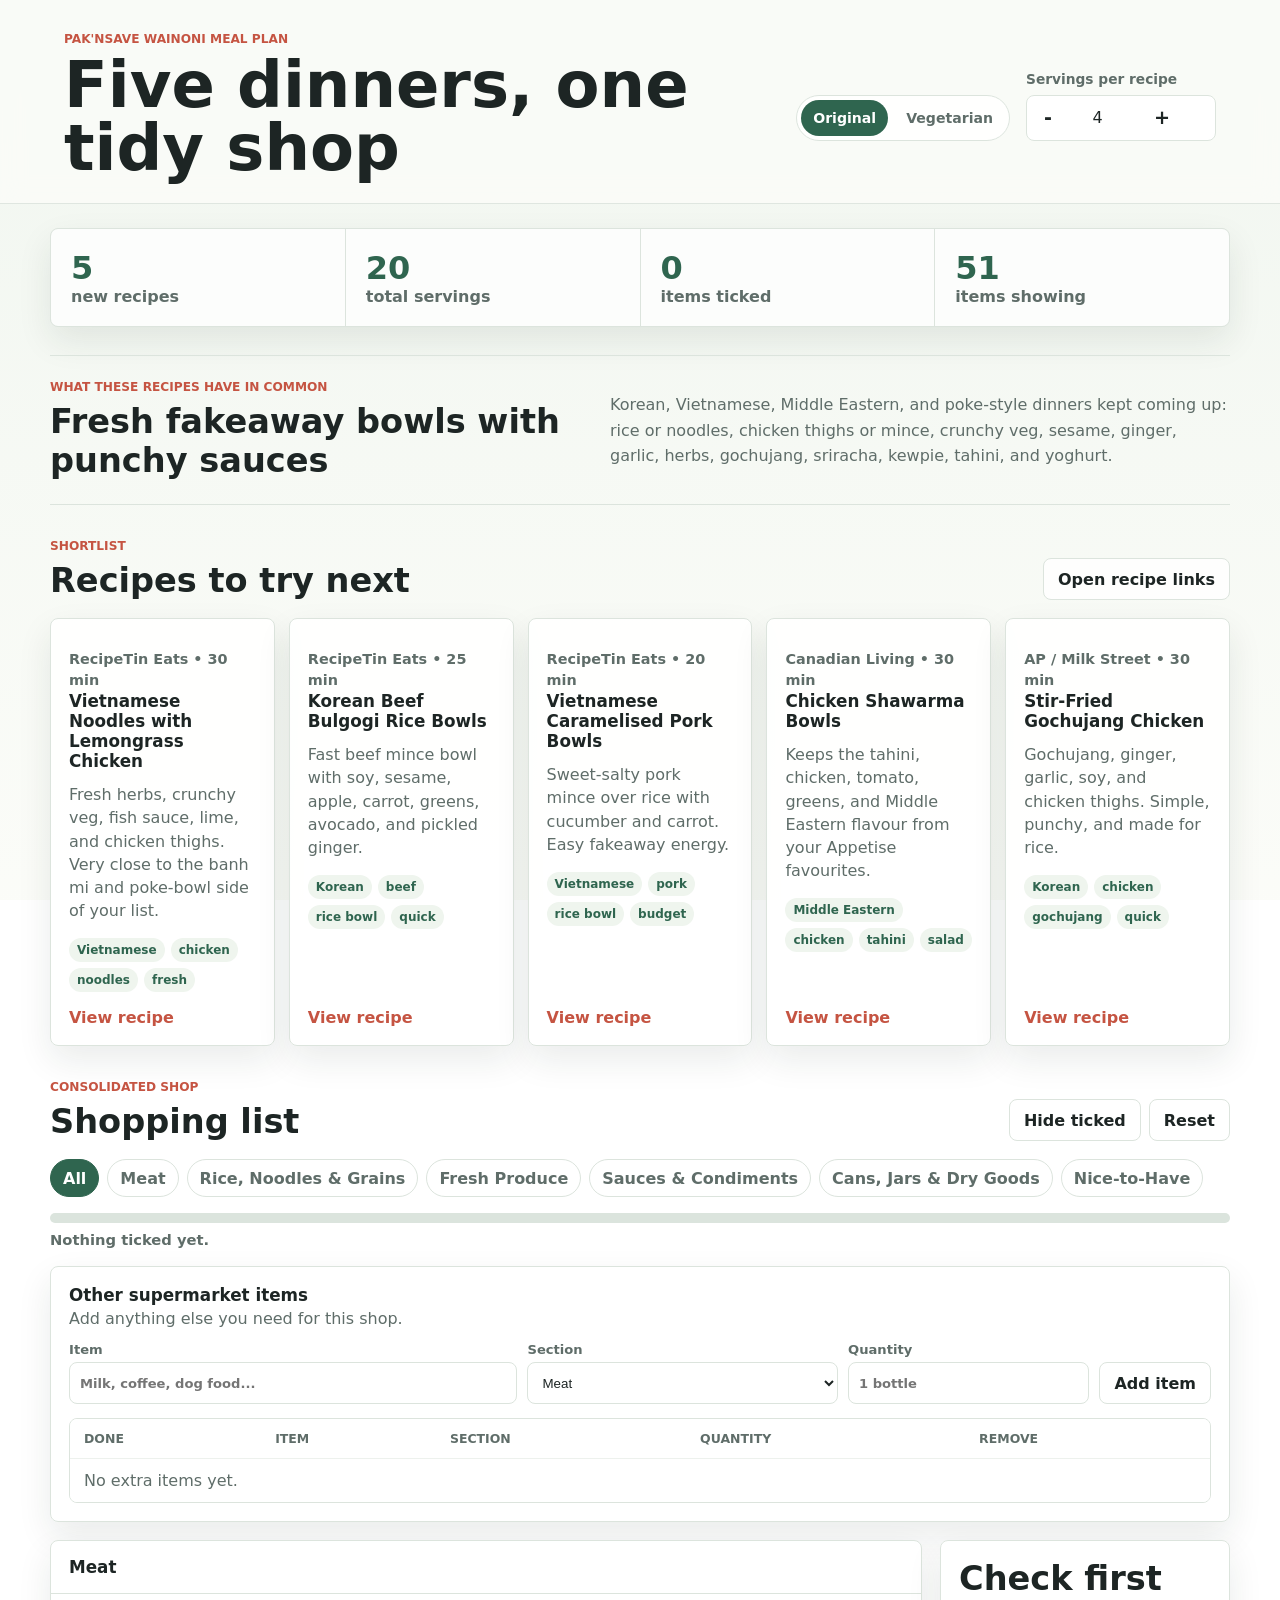
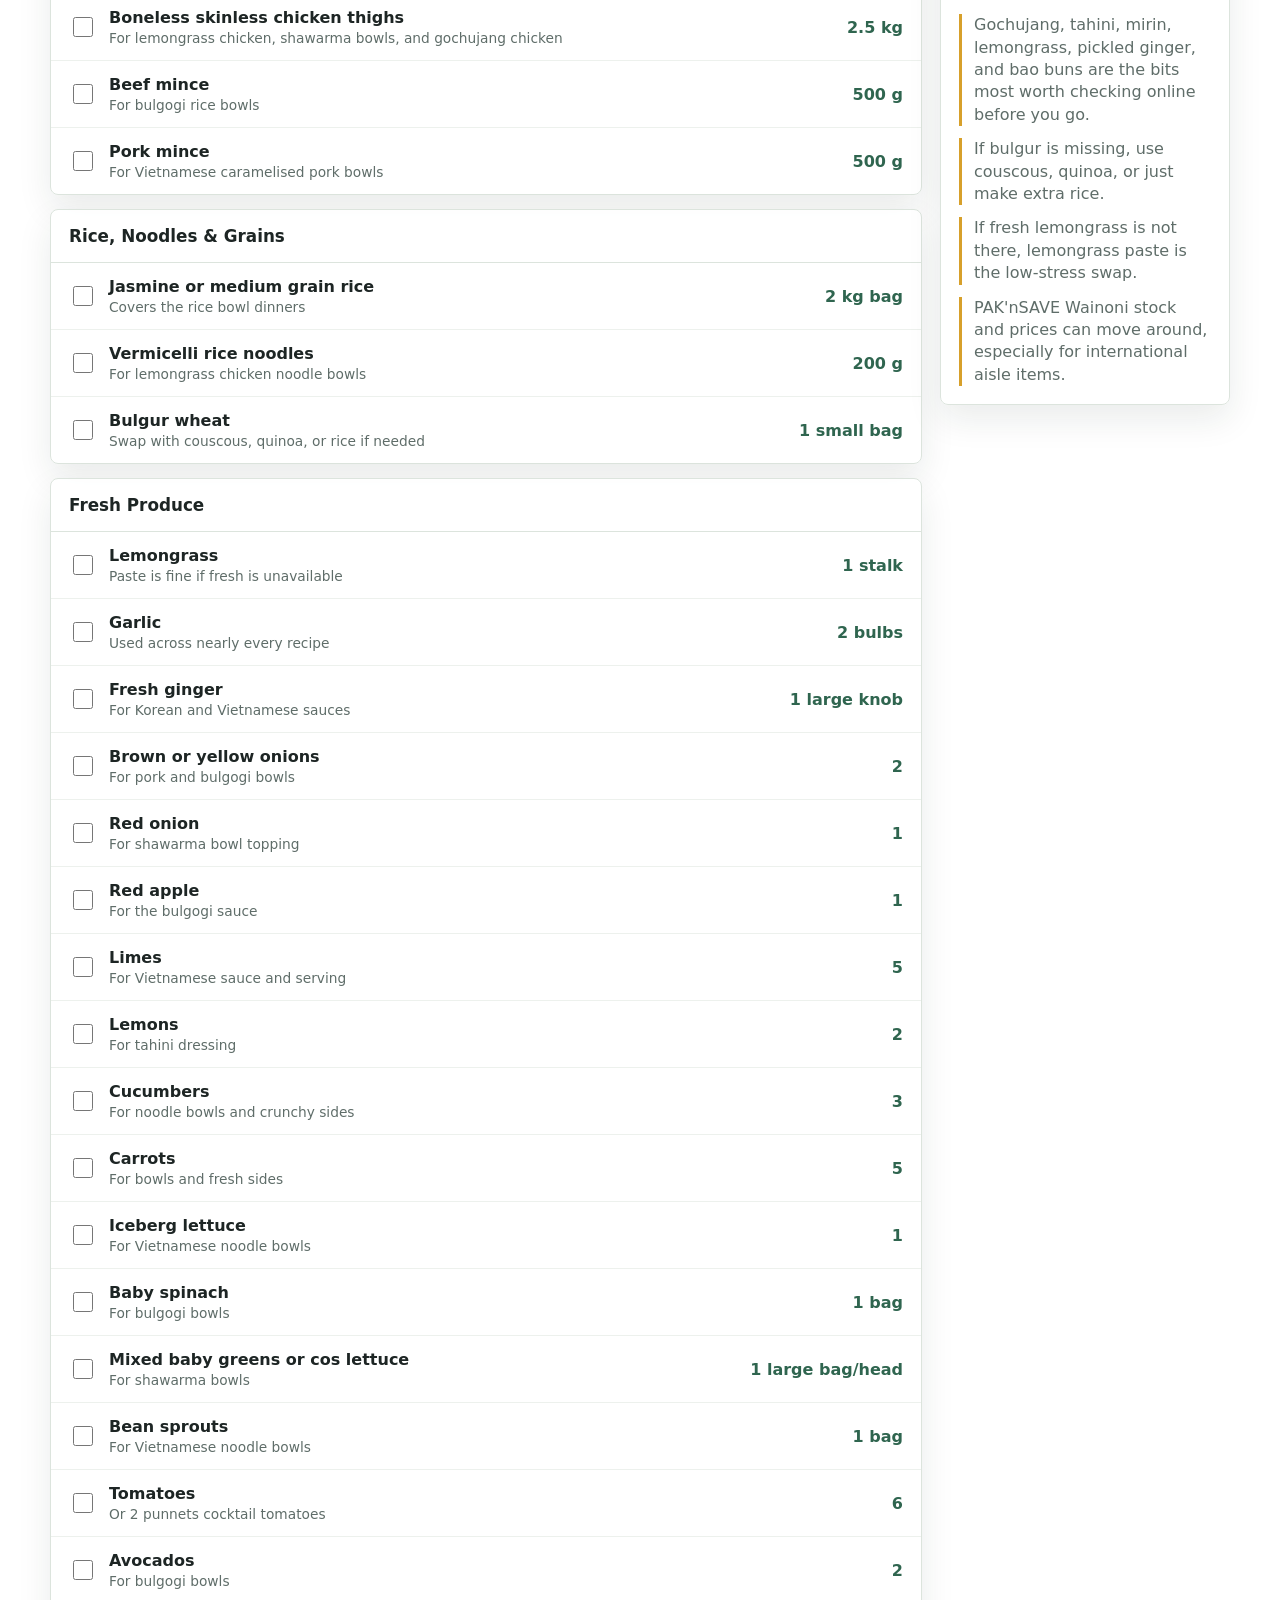
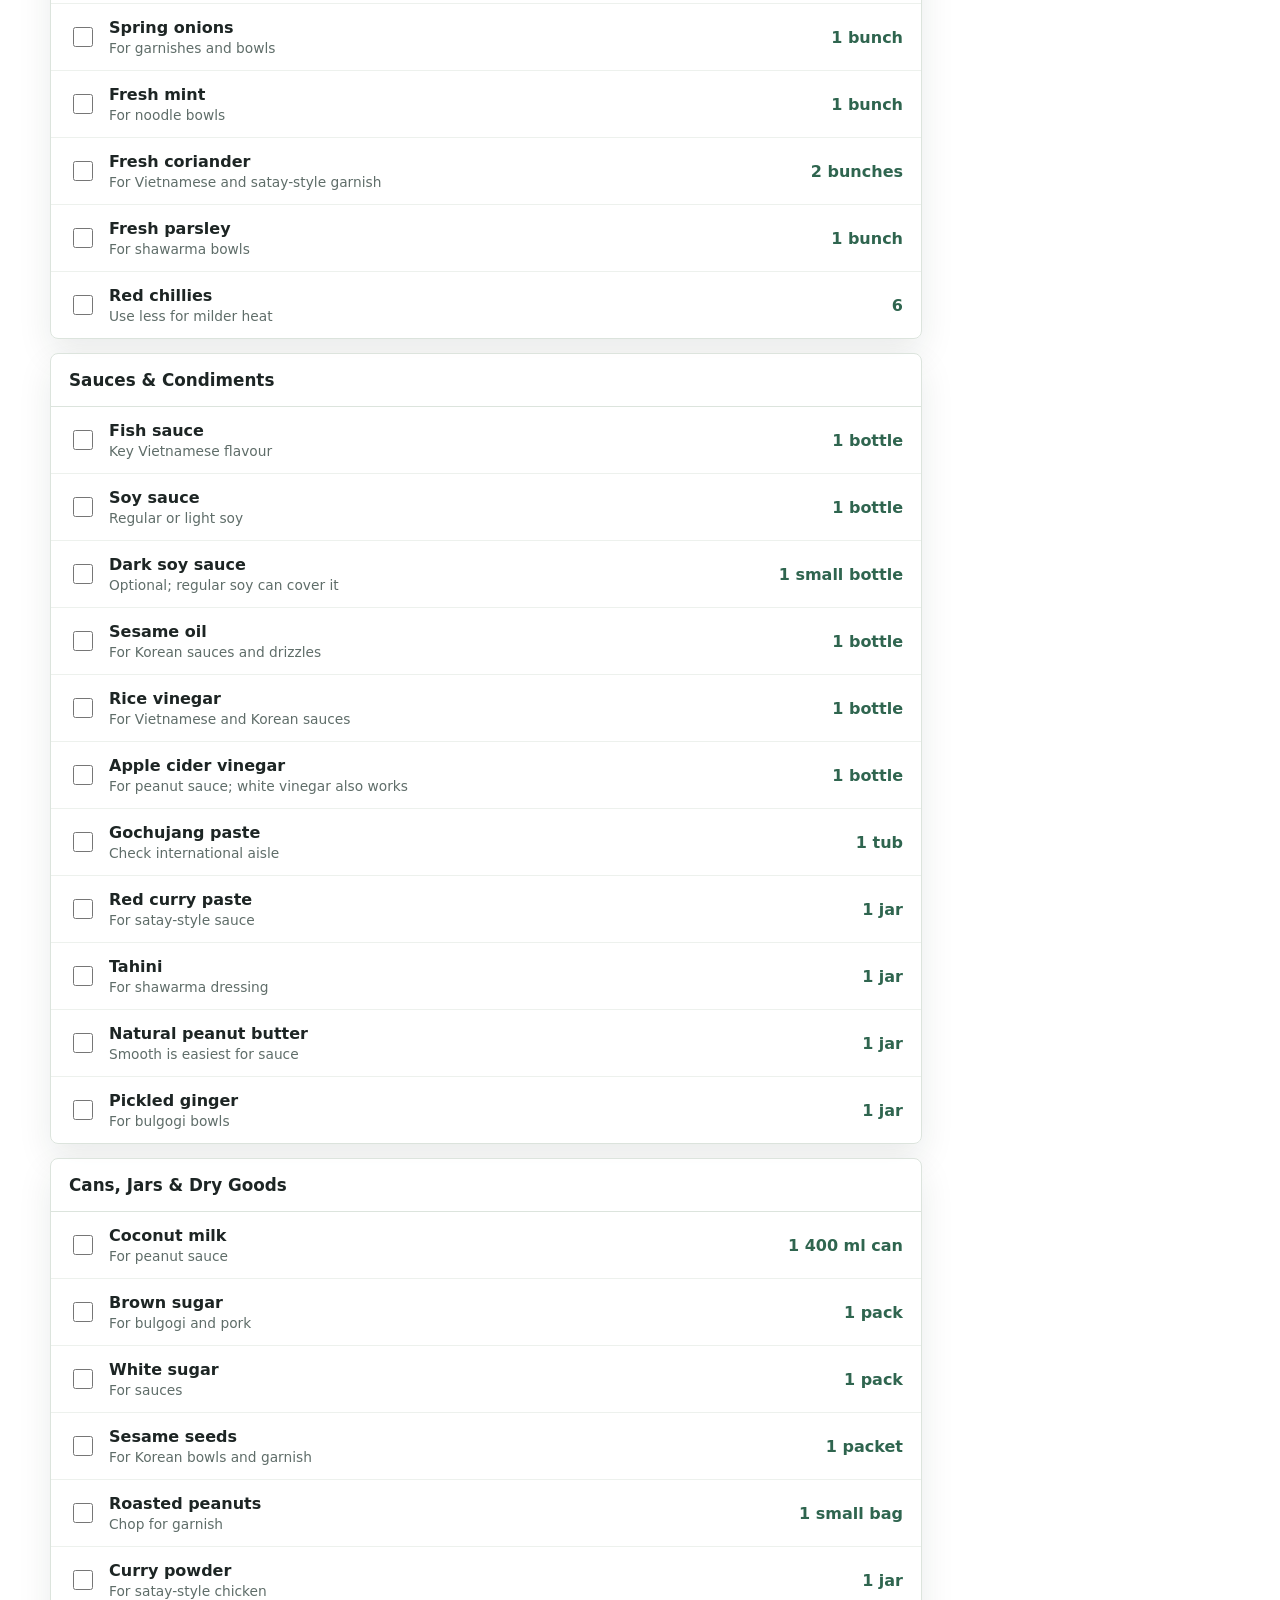
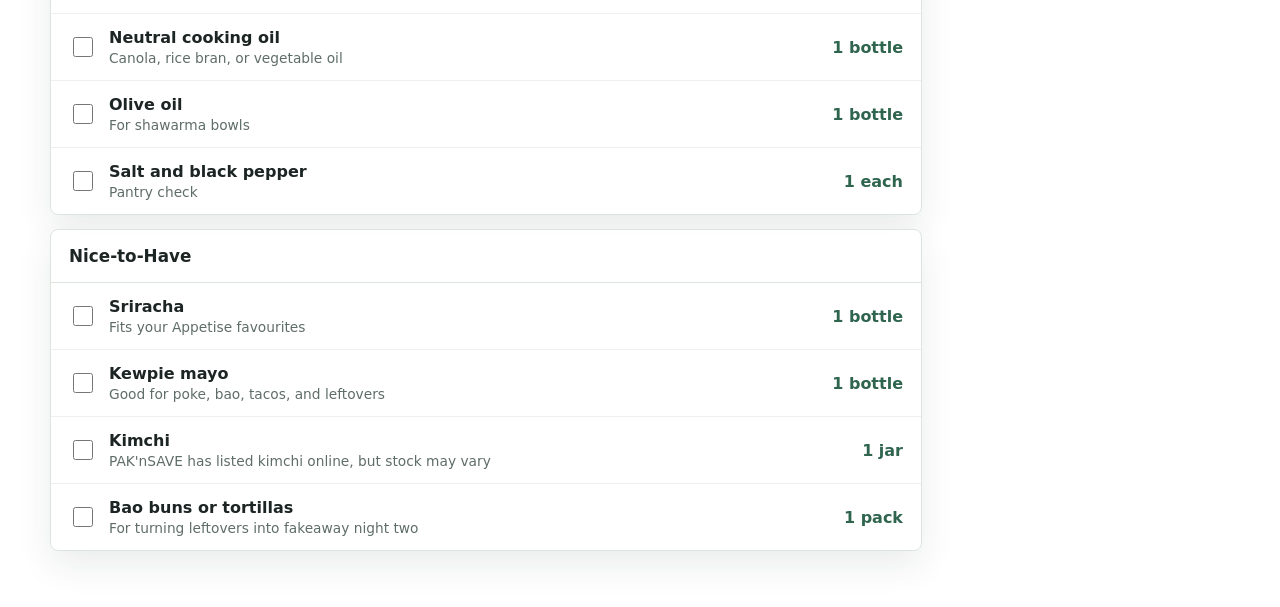
<file: index.html>
<!doctype html>
<html lang="en">
  <head>
    <meta charset="utf-8">
    <meta name="viewport" content="width=device-width, initial-scale=1">
    <meta http-equiv="Cache-Control" content="no-cache, no-store, must-revalidate">
    <meta http-equiv="Pragma" content="no-cache">
    <meta http-equiv="Expires" content="0">
    <title>Recipe Shop Plan</title>
    <link rel="stylesheet" href="styles.css?v=custom-items-3">
  </head>
  <body>
    <header class="topbar">
      <div>
        <p class="eyebrow">PAK'nSAVE Wainoni meal plan</p>
        <h1>Five dinners, one tidy shop</h1>
      </div>
      <div class="header-tools">
        <nav class="page-switch" aria-label="Meal plan pages">
          <a class="page-pill active" href="index.html">Original</a>
          <a class="page-pill" href="vegetarian.html">Vegetarian</a>
        </nav>
        <div class="serving-control" aria-label="Serving control">
          <label for="servings">Servings per recipe</label>
          <div class="stepper">
            <button type="button" id="decreaseServings" aria-label="Decrease servings">-</button>
            <input id="servings" type="number" min="2" max="8" value="4">
            <button type="button" id="increaseServings" aria-label="Increase servings">+</button>
          </div>
        </div>
      </div>
    </header>

    <main>
      <section class="summary-band" aria-label="Plan summary">
        <div>
          <span class="summary-number">5</span>
          <span class="summary-label">new recipes</span>
        </div>
        <div>
          <span class="summary-number" id="mealCount">20</span>
          <span class="summary-label">total servings</span>
        </div>
        <div>
          <span class="summary-number" id="checkedCount">0</span>
          <span class="summary-label">items ticked</span>
        </div>
        <div>
          <span class="summary-number" id="visibleCount">0</span>
          <span class="summary-label">items showing</span>
        </div>
      </section>

      <section class="taste-profile" aria-labelledby="tasteProfileTitle">
        <div>
          <p class="eyebrow">What these recipes have in common</p>
          <h2 id="tasteProfileTitle">Fresh fakeaway bowls with punchy sauces</h2>
        </div>
        <p>
          Korean, Vietnamese, Middle Eastern, and poke-style dinners kept coming up:
          rice or noodles, chicken thighs or mince, crunchy veg, sesame, ginger, garlic,
          herbs, gochujang, sriracha, kewpie, tahini, and yoghurt.
        </p>
      </section>

      <section aria-labelledby="recipesTitle">
        <div class="section-heading">
          <div>
            <p class="eyebrow">Shortlist</p>
            <h2 id="recipesTitle">Recipes to try next</h2>
          </div>
          <button type="button" class="ghost-button" id="openAllRecipes">Open recipe links</button>
        </div>
        <div class="recipe-grid" id="recipeGrid"></div>
      </section>

      <section aria-labelledby="shoppingTitle">
        <div class="section-heading">
          <div>
            <p class="eyebrow">Consolidated shop</p>
            <h2 id="shoppingTitle">Shopping list</h2>
          </div>
          <div class="actions">
            <button type="button" class="ghost-button" id="hideChecked">Hide ticked</button>
            <button type="button" class="ghost-button" id="resetList">Reset</button>
          </div>
        </div>

        <div class="filters" id="filters" aria-label="Shopping sections"></div>
        <div class="progress-wrap" aria-label="Shopping progress">
          <div class="progress-bar">
            <span id="progressFill"></span>
          </div>
          <p id="progressText">Nothing ticked yet.</p>
        </div>

        <section class="custom-items" aria-labelledby="customItemsTitle">
          <div class="custom-items-heading">
            <div>
              <h3 id="customItemsTitle">Other supermarket items</h3>
              <p>Add anything else you need for this shop.</p>
            </div>
          </div>
          <form class="custom-form" id="customForm">
            <label>
              <span>Item</span>
              <input id="customName" type="text" placeholder="Milk, coffee, dog food..." required>
            </label>
            <label>
              <span>Section</span>
              <select id="customSection"></select>
            </label>
            <label>
              <span>Quantity</span>
              <input id="customQuantity" type="text" placeholder="1 bottle">
            </label>
            <button type="submit" class="ghost-button">Add item</button>
          </form>
          <div class="custom-table-wrap">
            <table class="custom-table">
              <thead>
                <tr>
                  <th scope="col">Done</th>
                  <th scope="col">Item</th>
                  <th scope="col">Section</th>
                  <th scope="col">Quantity</th>
                  <th scope="col">Remove</th>
                </tr>
              </thead>
              <tbody id="customTableBody"></tbody>
            </table>
          </div>
        </section>

        <div class="shopping-layout">
          <div class="shopping-list" id="shoppingList"></div>
          <aside class="notes-panel" aria-labelledby="notesTitle">
            <h2 id="notesTitle">Check first</h2>
            <ul id="watchList"></ul>
          </aside>
        </div>
      </section>
    </main>

    <script src="app.js?v=custom-items-3"></script>
  </body>
</html>
</file>
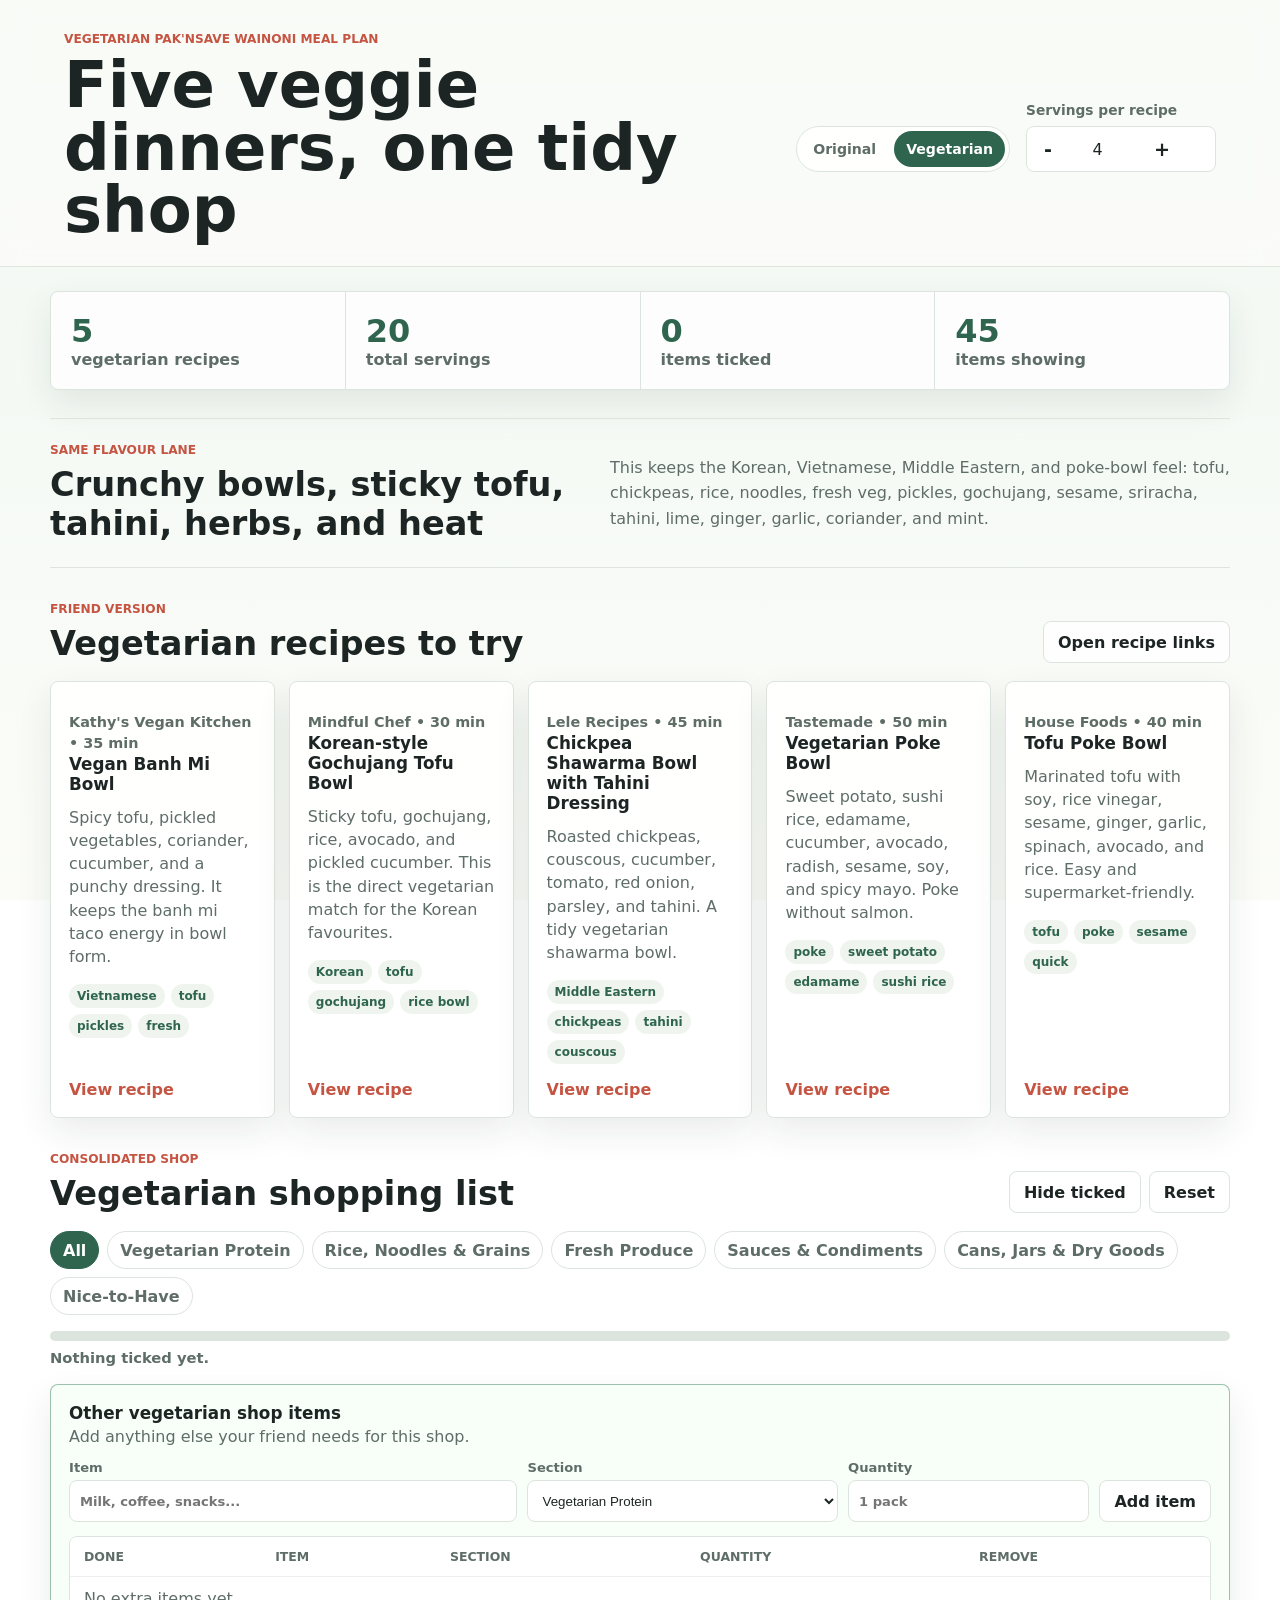
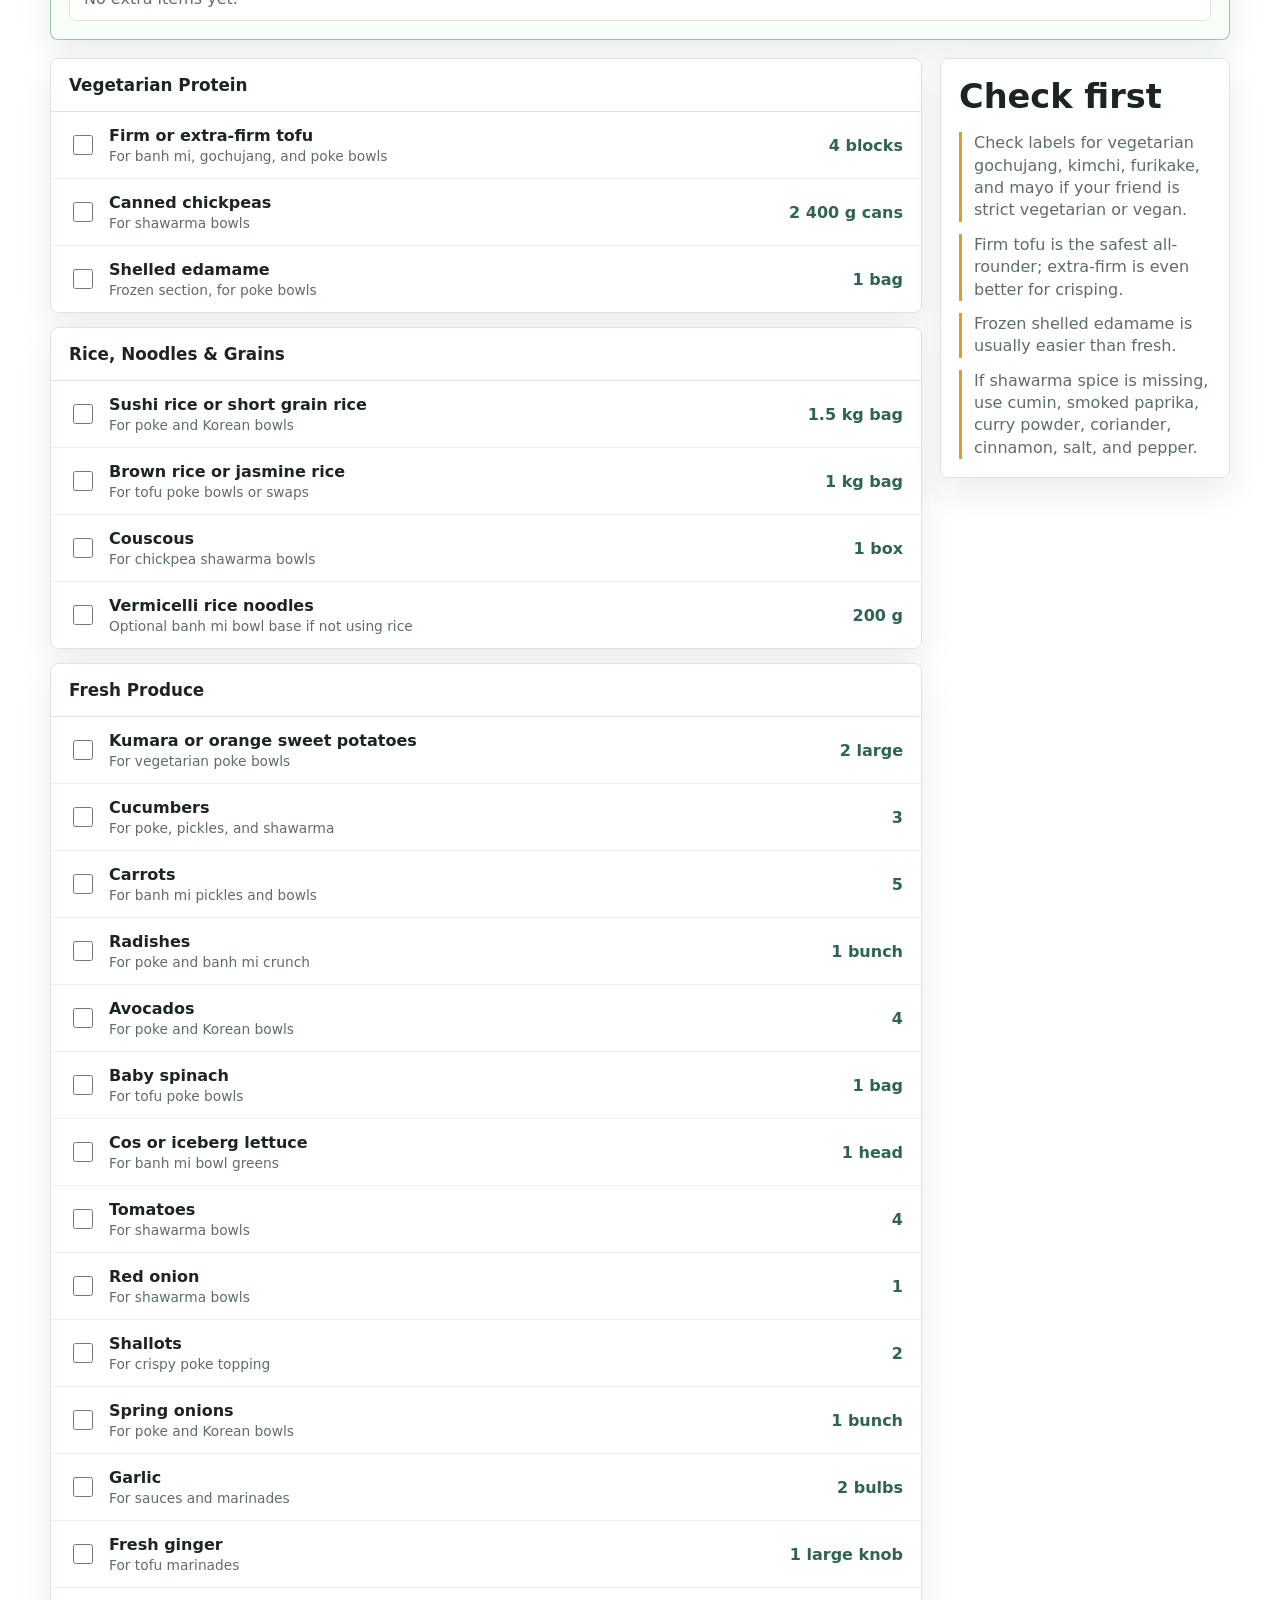
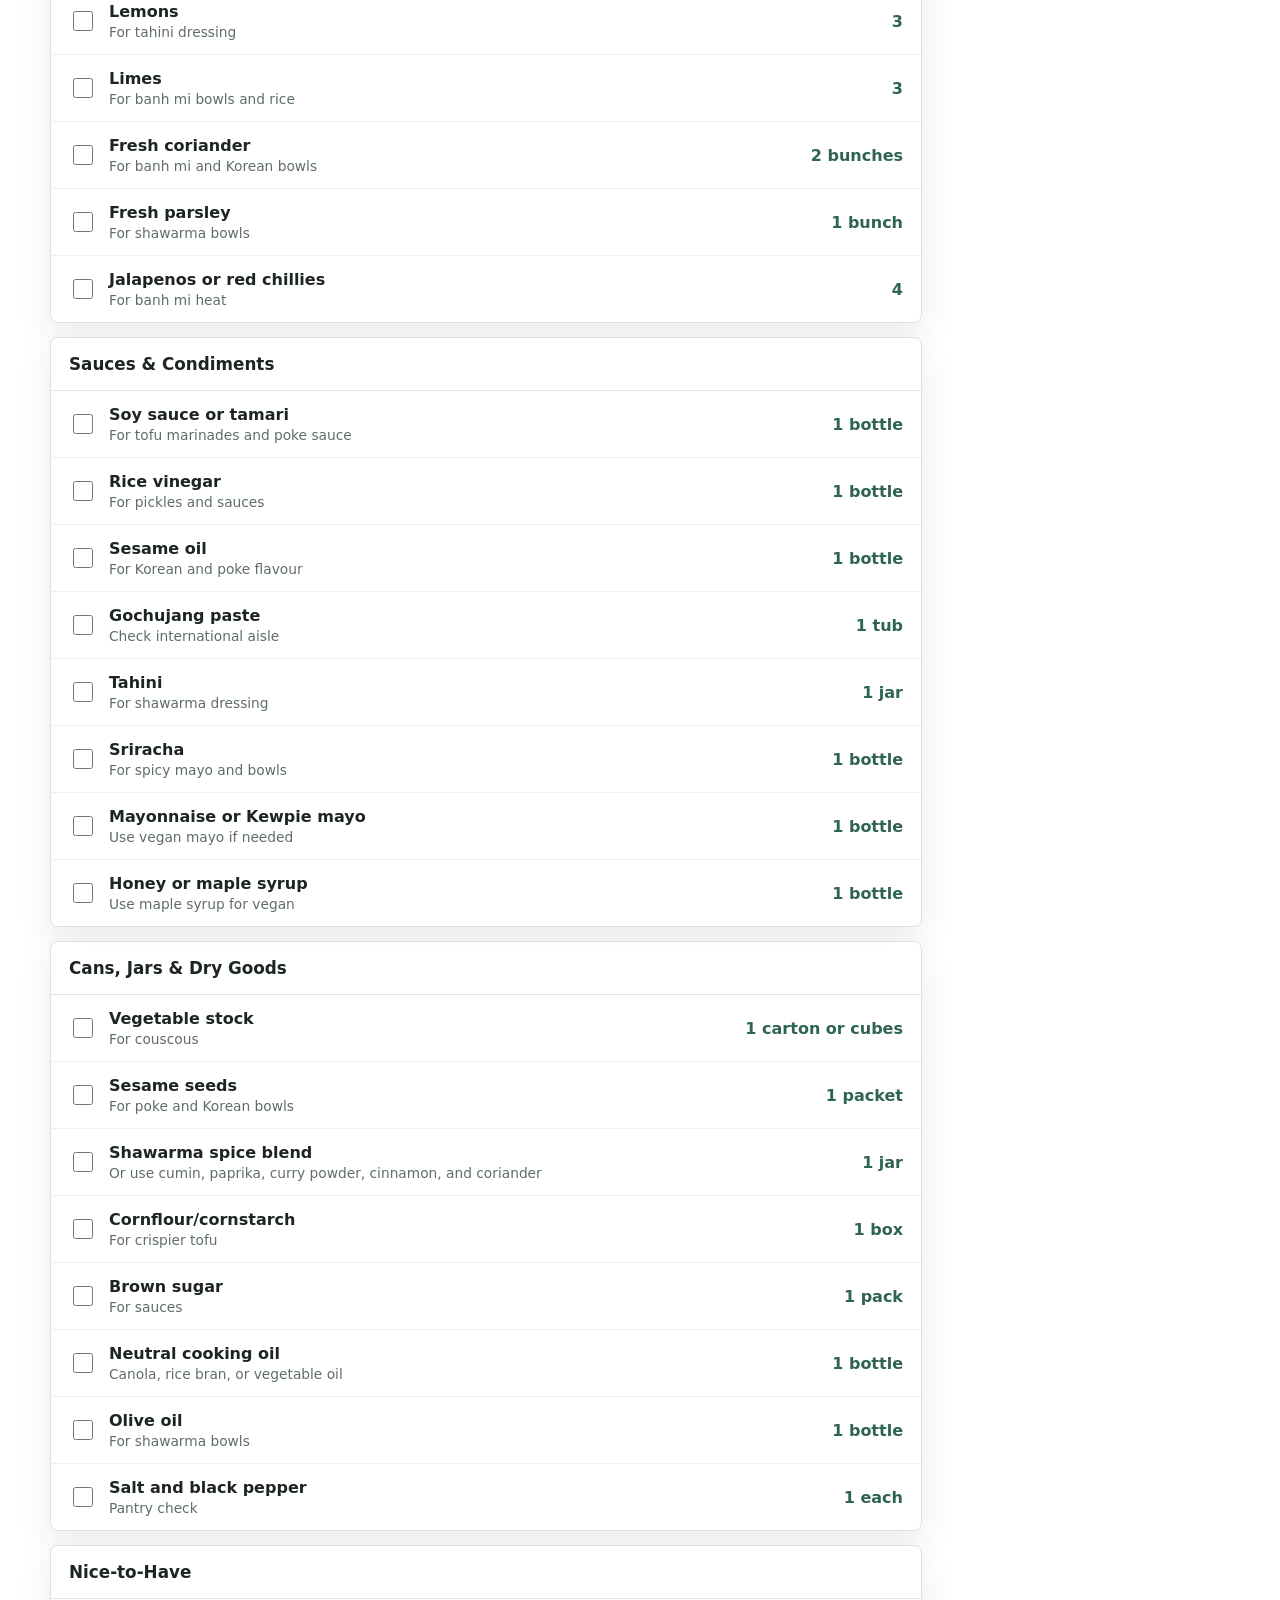
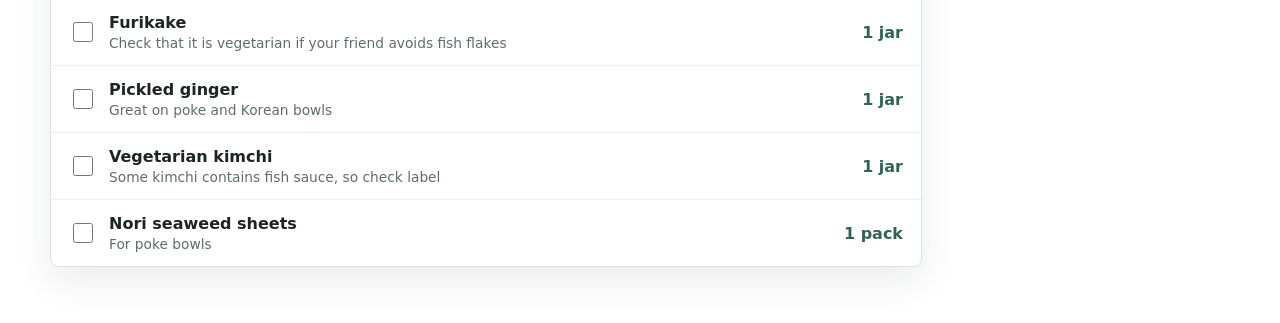
<file: vegetarian.html>
<!doctype html>
<html lang="en">
  <head>
    <meta charset="utf-8">
    <meta name="viewport" content="width=device-width, initial-scale=1">
    <meta http-equiv="Cache-Control" content="no-cache, no-store, must-revalidate">
    <meta http-equiv="Pragma" content="no-cache">
    <meta http-equiv="Expires" content="0">
    <title>Vegetarian Recipe Shop Plan</title>
    <link rel="stylesheet" href="styles.css?v=custom-items-3">
  </head>
  <body class="vegetarian-page">
    <header class="topbar">
      <div>
        <p class="eyebrow">Vegetarian PAK'nSAVE Wainoni meal plan</p>
        <h1>Five veggie dinners, one tidy shop</h1>
      </div>
      <div class="header-tools">
        <nav class="page-switch" aria-label="Meal plan pages">
          <a class="page-pill" href="index.html">Original</a>
          <a class="page-pill active" href="vegetarian.html">Vegetarian</a>
        </nav>
        <div class="serving-control" aria-label="Serving control">
          <label for="servings">Servings per recipe</label>
          <div class="stepper">
            <button type="button" id="decreaseServings" aria-label="Decrease servings">-</button>
            <input id="servings" type="number" min="2" max="8" value="4">
            <button type="button" id="increaseServings" aria-label="Increase servings">+</button>
          </div>
        </div>
      </div>
    </header>

    <main>
      <section class="summary-band" aria-label="Plan summary">
        <div>
          <span class="summary-number">5</span>
          <span class="summary-label">vegetarian recipes</span>
        </div>
        <div>
          <span class="summary-number" id="mealCount">20</span>
          <span class="summary-label">total servings</span>
        </div>
        <div>
          <span class="summary-number" id="checkedCount">0</span>
          <span class="summary-label">items ticked</span>
        </div>
        <div>
          <span class="summary-number" id="visibleCount">0</span>
          <span class="summary-label">items showing</span>
        </div>
      </section>

      <section class="taste-profile" aria-labelledby="tasteProfileTitle">
        <div>
          <p class="eyebrow">Same flavour lane</p>
          <h2 id="tasteProfileTitle">Crunchy bowls, sticky tofu, tahini, herbs, and heat</h2>
        </div>
        <p>
          This keeps the Korean, Vietnamese, Middle Eastern, and poke-bowl feel:
          tofu, chickpeas, rice, noodles, fresh veg, pickles, gochujang, sesame,
          sriracha, tahini, lime, ginger, garlic, coriander, and mint.
        </p>
      </section>

      <section aria-labelledby="recipesTitle">
        <div class="section-heading">
          <div>
            <p class="eyebrow">Friend version</p>
            <h2 id="recipesTitle">Vegetarian recipes to try</h2>
          </div>
          <button type="button" class="ghost-button" id="openAllRecipes">Open recipe links</button>
        </div>
        <div class="recipe-grid" id="recipeGrid"></div>
      </section>

      <section aria-labelledby="shoppingTitle">
        <div class="section-heading">
          <div>
            <p class="eyebrow">Consolidated shop</p>
            <h2 id="shoppingTitle">Vegetarian shopping list</h2>
          </div>
          <div class="actions">
            <button type="button" class="ghost-button" id="hideChecked">Hide ticked</button>
            <button type="button" class="ghost-button" id="resetList">Reset</button>
          </div>
        </div>

        <div class="filters" id="filters" aria-label="Shopping sections"></div>
        <div class="progress-wrap" aria-label="Shopping progress">
          <div class="progress-bar">
            <span id="progressFill"></span>
          </div>
          <p id="progressText">Nothing ticked yet.</p>
        </div>

        <section class="custom-items vegetarian-custom-items" aria-labelledby="customItemsTitle">
          <div class="custom-items-heading">
            <div>
              <h3 id="customItemsTitle">Other vegetarian shop items</h3>
              <p>Add anything else your friend needs for this shop.</p>
            </div>
          </div>
          <form class="custom-form" id="customForm">
            <label>
              <span>Item</span>
              <input id="customName" type="text" placeholder="Milk, coffee, snacks..." required>
            </label>
            <label>
              <span>Section</span>
              <select id="customSection">
                <option value="Vegetarian Protein">Vegetarian Protein</option>
                <option value="Rice, Noodles & Grains">Rice, Noodles & Grains</option>
                <option value="Fresh Produce">Fresh Produce</option>
                <option value="Sauces & Condiments">Sauces & Condiments</option>
                <option value="Cans, Jars & Dry Goods">Cans, Jars & Dry Goods</option>
                <option value="Nice-to-Have">Nice-to-Have</option>
              </select>
            </label>
            <label>
              <span>Quantity</span>
              <input id="customQuantity" type="text" placeholder="1 pack">
            </label>
            <button type="submit" class="ghost-button">Add item</button>
          </form>
          <div class="custom-table-wrap">
            <table class="custom-table">
              <thead>
                <tr>
                  <th scope="col">Done</th>
                  <th scope="col">Item</th>
                  <th scope="col">Section</th>
                  <th scope="col">Quantity</th>
                  <th scope="col">Remove</th>
                </tr>
              </thead>
              <tbody id="customTableBody"></tbody>
            </table>
          </div>
        </section>

        <div class="shopping-layout">
          <div class="shopping-list" id="shoppingList"></div>
          <aside class="notes-panel" aria-labelledby="notesTitle">
            <h2 id="notesTitle">Check first</h2>
            <ul id="watchList"></ul>
          </aside>
        </div>
      </section>
    </main>

    <script src="vegetarian.js?v=custom-items-3"></script>
  </body>
</html>
</file>
<file: styles.css>
:root {
  color-scheme: light;
  --ink: #1d2524;
  --muted: #5f6d69;
  --line: #dce4dd;
  --paper: #fbfcf8;
  --panel: #ffffff;
  --soft: #eff5ee;
  --mint: #4f8d72;
  --mint-dark: #2f654f;
  --tomato: #c55442;
  --gold: #d7a02b;
  --shadow: 0 14px 35px rgba(25, 43, 35, 0.09);
}

* {
  box-sizing: border-box;
}

body {
  margin: 0;
  min-height: 100vh;
  color: var(--ink);
  background:
    linear-gradient(180deg, rgba(239, 245, 238, 0.9), rgba(251, 252, 248, 0.96)),
    url("https://images.unsplash.com/photo-1546069901-ba9599a7e63c?auto=format&fit=crop&w=1800&q=80");
  background-attachment: fixed;
  background-size: cover;
  font-family: Inter, ui-sans-serif, system-ui, -apple-system, BlinkMacSystemFont, "Segoe UI", sans-serif;
}

body.vegetarian-page {
  background:
    linear-gradient(180deg, rgba(239, 247, 241, 0.92), rgba(251, 252, 248, 0.96)),
    url("https://images.unsplash.com/photo-1512621776951-a57141f2eefd?auto=format&fit=crop&w=1800&q=80");
  background-attachment: fixed;
  background-size: cover;
}

button,
input {
  font: inherit;
}

button {
  cursor: pointer;
}

.header-tools {
  display: flex;
  align-items: end;
  gap: 16px;
}

.page-switch {
  display: flex;
  gap: 6px;
  padding: 4px;
  border: 1px solid var(--line);
  border-radius: 999px;
  background: rgba(255, 255, 255, 0.82);
}

.page-pill {
  display: inline-flex;
  min-height: 36px;
  align-items: center;
  justify-content: center;
  padding: 0 12px;
  border-radius: 999px;
  color: var(--muted);
  font-size: 0.88rem;
  font-weight: 850;
  text-decoration: none;
}

.page-pill.active,
.page-pill:hover {
  background: var(--mint-dark);
  color: white;
}

.topbar {
  display: flex;
  align-items: center;
  justify-content: space-between;
  gap: 24px;
  padding: 32px clamp(18px, 5vw, 64px) 24px;
  background: rgba(251, 252, 248, 0.86);
  backdrop-filter: blur(12px);
  border-bottom: 1px solid rgba(220, 228, 221, 0.9);
}

h1,
h2,
h3,
p {
  margin: 0;
}

h1 {
  max-width: 680px;
  font-size: clamp(2rem, 5vw, 4.8rem);
  line-height: 0.98;
  letter-spacing: 0;
}

h2 {
  font-size: clamp(1.35rem, 3vw, 2.1rem);
  letter-spacing: 0;
}

h3 {
  font-size: 1.05rem;
}

main {
  width: min(1180px, calc(100% - 32px));
  margin: 0 auto;
  padding: 24px 0 56px;
}

.eyebrow {
  margin-bottom: 8px;
  color: var(--tomato);
  font-size: 0.76rem;
  font-weight: 800;
  letter-spacing: 0;
  text-transform: uppercase;
}

.serving-control {
  display: grid;
  gap: 8px;
  min-width: 190px;
}

.serving-control label {
  color: var(--muted);
  font-size: 0.86rem;
  font-weight: 700;
}

.stepper {
  display: grid;
  grid-template-columns: 42px 72px 42px;
  border: 1px solid var(--line);
  background: var(--panel);
  border-radius: 8px;
  overflow: hidden;
}

.stepper button,
.stepper input {
  height: 44px;
  border: 0;
  background: transparent;
  color: var(--ink);
  text-align: center;
}

.stepper button {
  font-size: 1.2rem;
  font-weight: 800;
}

.stepper button:hover {
  background: var(--soft);
}

.summary-band {
  display: grid;
  grid-template-columns: repeat(4, minmax(0, 1fr));
  gap: 1px;
  margin-bottom: 28px;
  overflow: hidden;
  border: 1px solid var(--line);
  border-radius: 8px;
  background: var(--line);
  box-shadow: var(--shadow);
}

.summary-band div {
  min-height: 96px;
  padding: 20px;
  background: rgba(255, 255, 255, 0.92);
}

.summary-number {
  display: block;
  color: var(--mint-dark);
  font-size: 2rem;
  font-weight: 900;
}

.summary-label {
  color: var(--muted);
  font-weight: 700;
}

.taste-profile,
.section-heading {
  display: flex;
  align-items: end;
  justify-content: space-between;
  gap: 28px;
}

.taste-profile {
  align-items: center;
  margin-bottom: 34px;
  padding: 24px 0;
  border-top: 1px solid var(--line);
  border-bottom: 1px solid var(--line);
}

.taste-profile p:last-child {
  max-width: 620px;
  color: var(--muted);
  line-height: 1.6;
}

.section-heading {
  margin: 34px 0 18px;
}

.ghost-button {
  min-height: 42px;
  padding: 0 14px;
  border: 1px solid var(--line);
  border-radius: 8px;
  background: rgba(255, 255, 255, 0.86);
  color: var(--ink);
  font-weight: 800;
}

.ghost-button:hover,
.ghost-button.active {
  border-color: var(--mint);
  background: var(--soft);
}

.recipe-grid {
  display: grid;
  grid-template-columns: repeat(5, minmax(180px, 1fr));
  gap: 14px;
}

.recipe-card {
  display: flex;
  min-height: 260px;
  flex-direction: column;
  justify-content: space-between;
  padding: 18px;
  border: 1px solid var(--line);
  border-radius: 8px;
  background: rgba(255, 255, 255, 0.94);
  box-shadow: var(--shadow);
}

.recipe-meta {
  color: var(--muted);
  font-size: 0.9rem;
  font-weight: 700;
}

.recipe-card p {
  margin-top: 12px;
  color: var(--muted);
  line-height: 1.45;
}

.tag-row {
  display: flex;
  flex-wrap: wrap;
  gap: 6px;
  margin: 16px 0;
}

.tag {
  padding: 5px 8px;
  border-radius: 999px;
  background: var(--soft);
  color: var(--mint-dark);
  font-size: 0.75rem;
  font-weight: 800;
}

.recipe-card a {
  color: var(--tomato);
  font-weight: 900;
  text-decoration: none;
}

.recipe-card a:hover {
  text-decoration: underline;
}

.actions,
.filters {
  display: flex;
  flex-wrap: wrap;
  gap: 8px;
  justify-content: flex-end;
}

.filters {
  justify-content: flex-start;
  margin-bottom: 16px;
}

.filter-button {
  min-height: 38px;
  padding: 0 12px;
  border: 1px solid var(--line);
  border-radius: 999px;
  background: rgba(255, 255, 255, 0.9);
  color: var(--muted);
  font-weight: 800;
}

.filter-button.active {
  border-color: var(--mint-dark);
  background: var(--mint-dark);
  color: white;
}

.progress-wrap {
  margin-bottom: 18px;
}

.progress-bar {
  height: 10px;
  overflow: hidden;
  border-radius: 999px;
  background: #dbe4dd;
}

.progress-bar span {
  display: block;
  width: 0%;
  height: 100%;
  border-radius: inherit;
  background: linear-gradient(90deg, var(--mint), var(--gold));
  transition: width 180ms ease;
}

#progressText {
  margin-top: 8px;
  color: var(--muted);
  font-size: 0.92rem;
  font-weight: 700;
}

.custom-items {
  margin-bottom: 18px;
  padding: 18px;
  border: 1px solid var(--line);
  border-radius: 8px;
  background: rgba(255, 255, 255, 0.94);
  box-shadow: var(--shadow);
}

.vegetarian-custom-items {
  border-color: rgba(79, 141, 114, 0.55);
  background: rgba(248, 255, 249, 0.96);
}

.custom-items-heading {
  margin-bottom: 14px;
}

.custom-items-heading p {
  margin-top: 4px;
  color: var(--muted);
}

.custom-form {
  display: grid;
  grid-template-columns: minmax(180px, 1.3fr) minmax(150px, 0.9fr) minmax(130px, 0.7fr) auto;
  gap: 10px;
  align-items: end;
  margin-bottom: 14px;
}

.custom-form label {
  display: grid;
  gap: 5px;
  color: var(--muted);
  font-size: 0.82rem;
  font-weight: 800;
}

.custom-form input,
.custom-form select {
  min-height: 42px;
  width: 100%;
  border: 1px solid var(--line);
  border-radius: 8px;
  background: white;
  color: var(--ink);
  padding: 0 10px;
}

.custom-table-wrap {
  overflow-x: auto;
  border: 1px solid var(--line);
  border-radius: 8px;
}

.custom-table {
  width: 100%;
  min-width: 640px;
  border-collapse: collapse;
  background: white;
}

.custom-table th,
.custom-table td {
  padding: 12px 14px;
  border-bottom: 1px solid #edf1ed;
  text-align: left;
  vertical-align: middle;
}

.custom-table th {
  color: var(--muted);
  font-size: 0.78rem;
  text-transform: uppercase;
}

.custom-table tr:last-child td {
  border-bottom: 0;
}

.custom-table input[type="checkbox"] {
  width: 19px;
  height: 19px;
  accent-color: var(--mint-dark);
}

.custom-table .checked-text {
  color: #8a9691;
  text-decoration: line-through;
}

.remove-item {
  min-width: 34px;
  min-height: 34px;
  border: 1px solid var(--line);
  border-radius: 8px;
  background: var(--panel);
  color: var(--tomato);
  font-weight: 900;
}

.remove-item:hover {
  border-color: var(--tomato);
  background: #fff4f1;
}

.empty-custom-row {
  color: var(--muted);
}

.shopping-layout {
  display: grid;
  grid-template-columns: minmax(0, 1fr) 290px;
  gap: 18px;
  align-items: start;
}

.shopping-list {
  display: grid;
  gap: 14px;
}

.section-card,
.notes-panel {
  border: 1px solid var(--line);
  border-radius: 8px;
  background: rgba(255, 255, 255, 0.94);
  box-shadow: var(--shadow);
}

.section-card h3 {
  padding: 16px 18px;
  border-bottom: 1px solid var(--line);
}

.item-list {
  display: grid;
}

.shop-item {
  display: grid;
  grid-template-columns: 28px minmax(0, 1fr) auto;
  gap: 12px;
  align-items: center;
  padding: 14px 18px;
  border-bottom: 1px solid #edf1ed;
}

.shop-item:last-child {
  border-bottom: 0;
}

.shop-item input {
  width: 20px;
  height: 20px;
  accent-color: var(--mint-dark);
}

.item-name {
  display: block;
  font-weight: 850;
}

.item-note {
  display: block;
  margin-top: 3px;
  color: var(--muted);
  font-size: 0.86rem;
}

.item-quantity {
  color: var(--mint-dark);
  font-weight: 900;
  white-space: nowrap;
}

.shop-item.checked .item-name,
.shop-item.checked .item-quantity {
  color: #8a9691;
  text-decoration: line-through;
}

.notes-panel {
  position: sticky;
  top: 16px;
  padding: 18px;
}

.notes-panel ul {
  display: grid;
  gap: 12px;
  margin: 16px 0 0;
  padding: 0;
  list-style: none;
}

.notes-panel li {
  padding-left: 12px;
  border-left: 3px solid var(--gold);
  color: var(--muted);
  line-height: 1.4;
}

@media (max-width: 960px) {
  .recipe-grid {
    grid-template-columns: repeat(2, minmax(0, 1fr));
  }

  .shopping-layout {
    grid-template-columns: 1fr;
  }

  .custom-form {
    grid-template-columns: 1fr 1fr;
  }

  .notes-panel {
    position: static;
  }
}

@media (max-width: 720px) {
  .topbar,
  .header-tools,
  .taste-profile,
  .section-heading {
    align-items: stretch;
    flex-direction: column;
  }

  .page-switch {
    width: fit-content;
  }

  .summary-band {
    grid-template-columns: repeat(2, minmax(0, 1fr));
  }

  .recipe-grid {
    grid-template-columns: 1fr;
  }

  .actions {
    justify-content: flex-start;
  }

  .custom-form {
    grid-template-columns: 1fr;
  }

  .shop-item {
    grid-template-columns: 28px minmax(0, 1fr);
  }

  .item-quantity {
    grid-column: 2;
    white-space: normal;
  }
}
</file>
